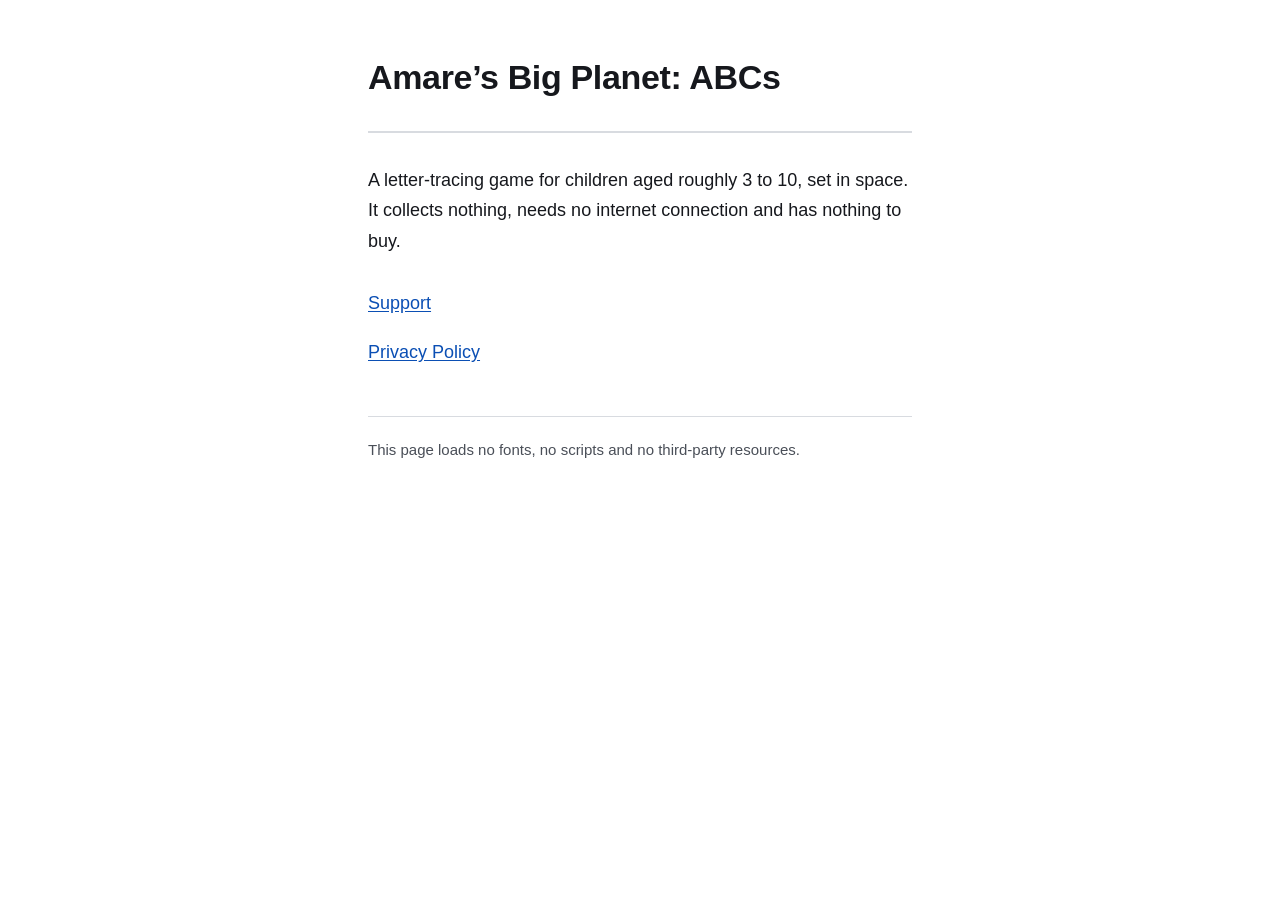
<file: index.html>
<!doctype html>
<html lang="en">
<head>
<meta charset="utf-8">
<meta name="viewport" content="width=device-width, initial-scale=1">
<title>Amare&rsquo;s Big Planet: ABCs</title>
<meta name="description" content="Support and privacy policy for Amare&rsquo;s Big Planet: ABCs, a letter-tracing game for children set in space.">
<meta name="robots" content="index, follow">
<meta name="color-scheme" content="light dark">
<link rel="canonical" href="/">
<link rel="stylesheet" href="style.css">
</head>
<body>
<main class="policy">

  <header>
    <h1>Amare&rsquo;s Big Planet: ABCs</h1>
  </header>

  <p class="lede">A letter-tracing game for children aged roughly 3 to 10, set in
  space. It collects nothing, needs no internet connection and has nothing to
  buy.</p>

  <p><a href="support.html">Support</a></p>
  <p><a href="privacy.html">Privacy Policy</a></p>

  <footer>
    <p>This page loads no fonts, no scripts and no third-party resources.</p>
  </footer>

</main>
</body>
</html>
</file>
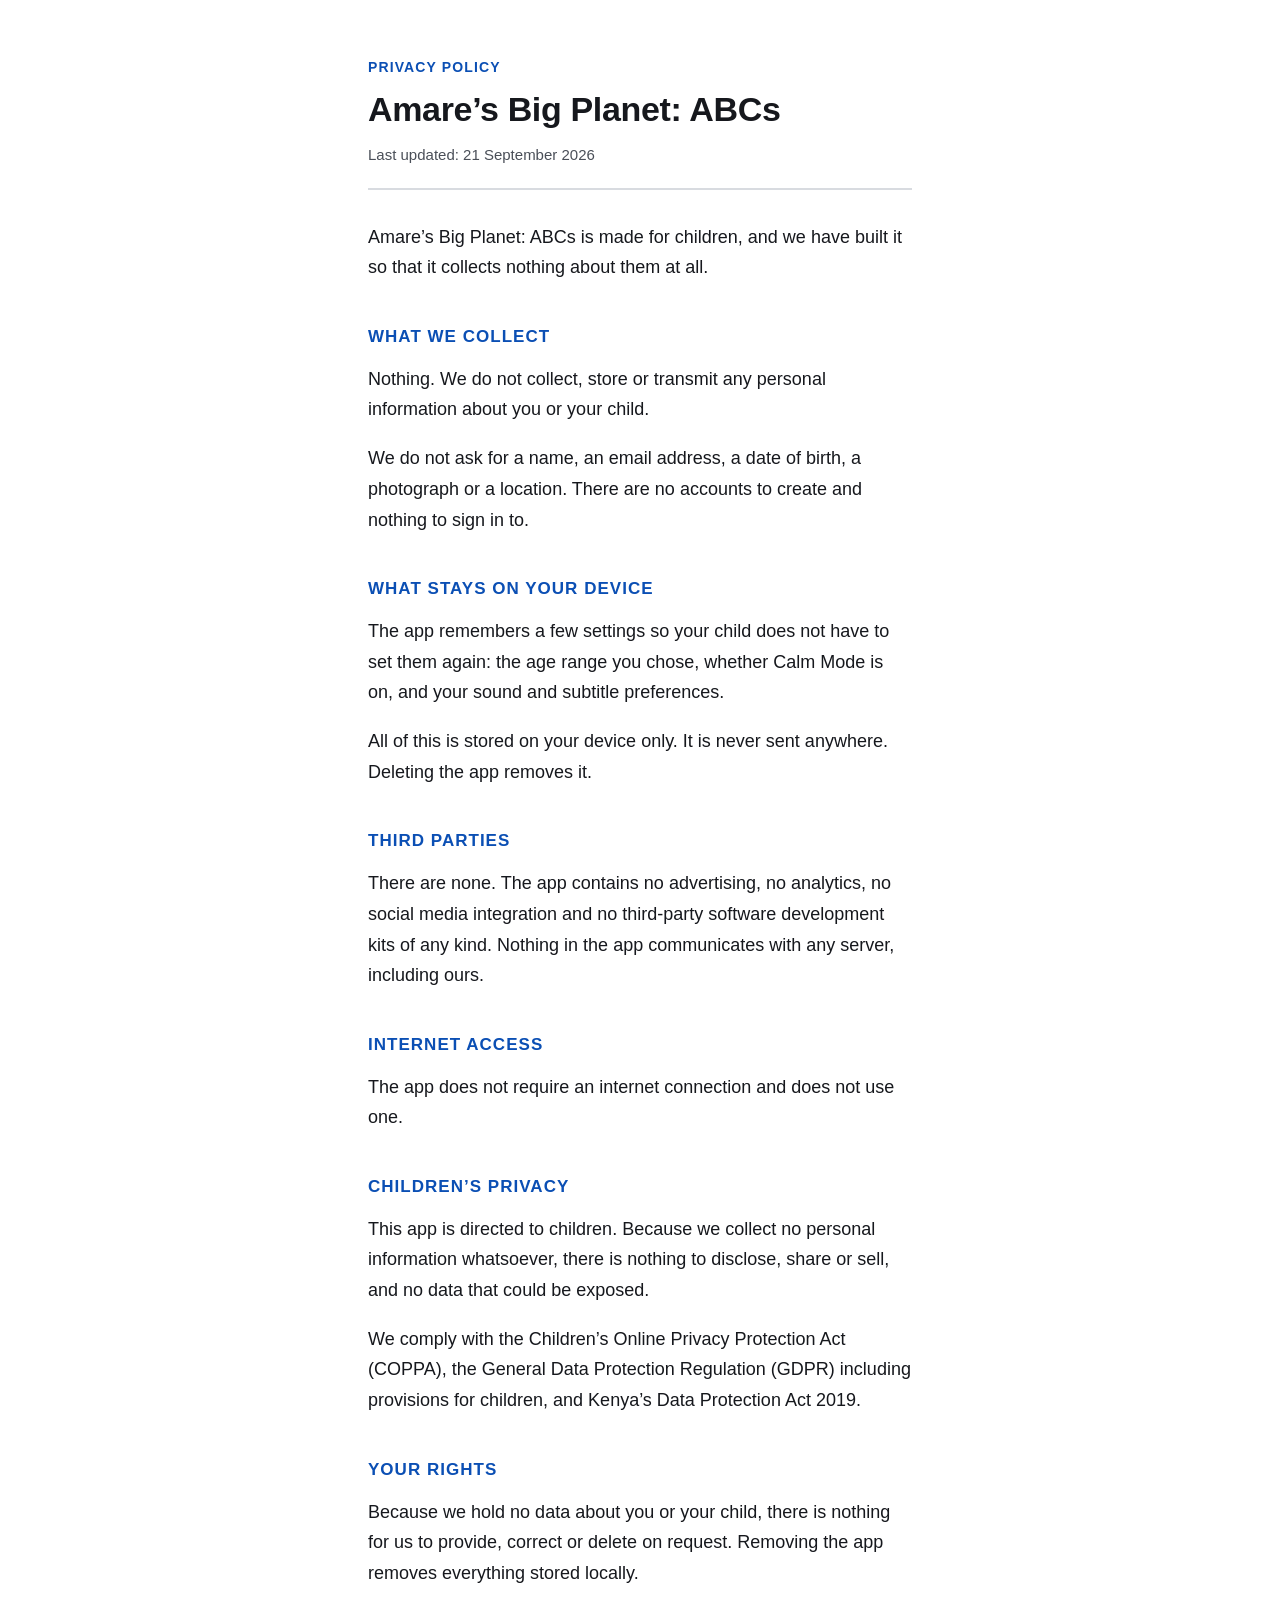
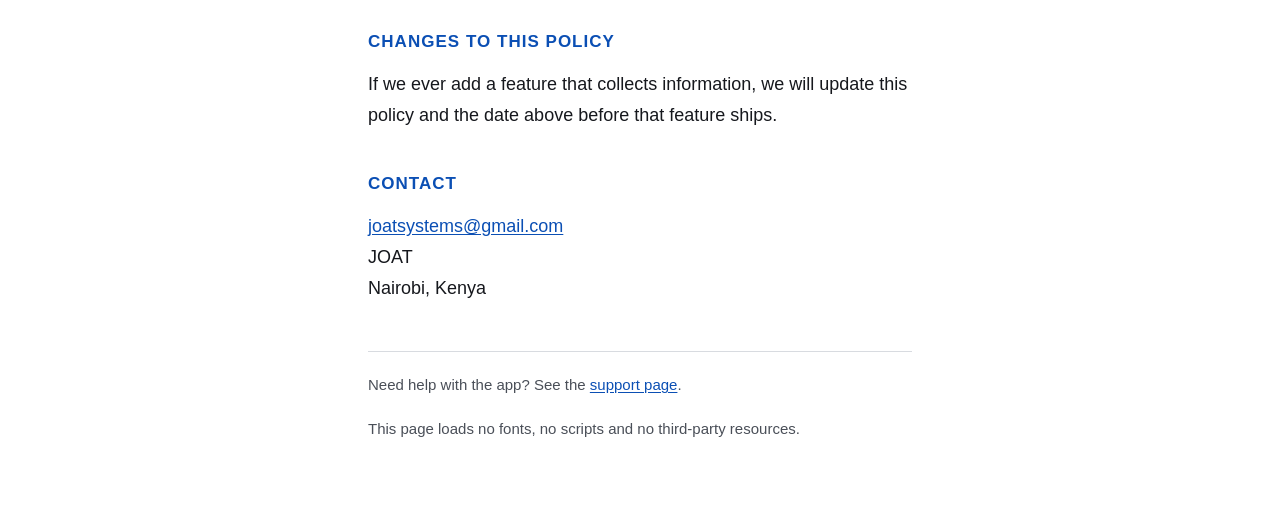
<file: privacy.html>
<!doctype html>
<html lang="en">
<head>
<meta charset="utf-8">
<meta name="viewport" content="width=device-width, initial-scale=1">
<title>Privacy Policy &mdash; Amare&rsquo;s Big Planet: ABCs</title>
<meta name="description" content="Amare&rsquo;s Big Planet: ABCs collects nothing. No accounts, no analytics, no third parties, no internet access.">
<meta name="robots" content="index, follow">
<meta name="color-scheme" content="light dark">
<link rel="stylesheet" href="style.css">
</head>
<body>
<main class="policy">

  <header>
    <p class="eyebrow">Privacy Policy</p>
    <h1>Amare&rsquo;s Big Planet: ABCs</h1>
    <p class="updated">Last updated: 21 September 2026</p>
  </header>

  <p class="lede">Amare&rsquo;s Big Planet: ABCs is made for children, and we have
  built it so that it collects nothing about them at all.</p>

  <h2>What we collect</h2>
  <p>Nothing. We do not collect, store or transmit any personal information
  about you or your child.</p>
  <p>We do not ask for a name, an email address, a date of birth, a photograph
  or a location. There are no accounts to create and nothing to sign in to.</p>

  <h2>What stays on your device</h2>
  <p>The app remembers a few settings so your child does not have to set them
  again: the age range you chose, whether Calm Mode is on, and your sound and
  subtitle preferences.</p>
  <p>All of this is stored on your device only. It is never sent anywhere.
  Deleting the app removes it.</p>

  <h2>Third parties</h2>
  <p>There are none. The app contains no advertising, no analytics, no social
  media integration and no third-party software development kits of any kind.
  Nothing in the app communicates with any server, including ours.</p>

  <h2>Internet access</h2>
  <p>The app does not require an internet connection and does not use one.</p>

  <h2>Children&rsquo;s privacy</h2>
  <p>This app is directed to children. Because we collect no personal
  information whatsoever, there is nothing to disclose, share or sell, and no
  data that could be exposed.</p>
  <p>We comply with the Children&rsquo;s Online Privacy Protection Act (COPPA),
  the General Data Protection Regulation (GDPR) including provisions for
  children, and Kenya&rsquo;s Data Protection Act 2019.</p>

  <h2>Your rights</h2>
  <p>Because we hold no data about you or your child, there is nothing for us
  to provide, correct or delete on request. Removing the app removes everything
  stored locally.</p>

  <h2>Changes to this policy</h2>
  <p>If we ever add a feature that collects information, we will update this
  policy and the date above before that feature ships.</p>

  <h2>Contact</h2>
  <address>
    <a href="mailto:joatsystems@gmail.com">joatsystems@gmail.com</a><br>
    JOAT<br>
    Nairobi, Kenya
  </address>

  <footer>
    <p>Need help with the app? See the <a href="support.html">support page</a>.</p>
    <p>This page loads no fonts, no scripts and no third-party resources.</p>
  </footer>

</main>
</body>
</html>
</file>
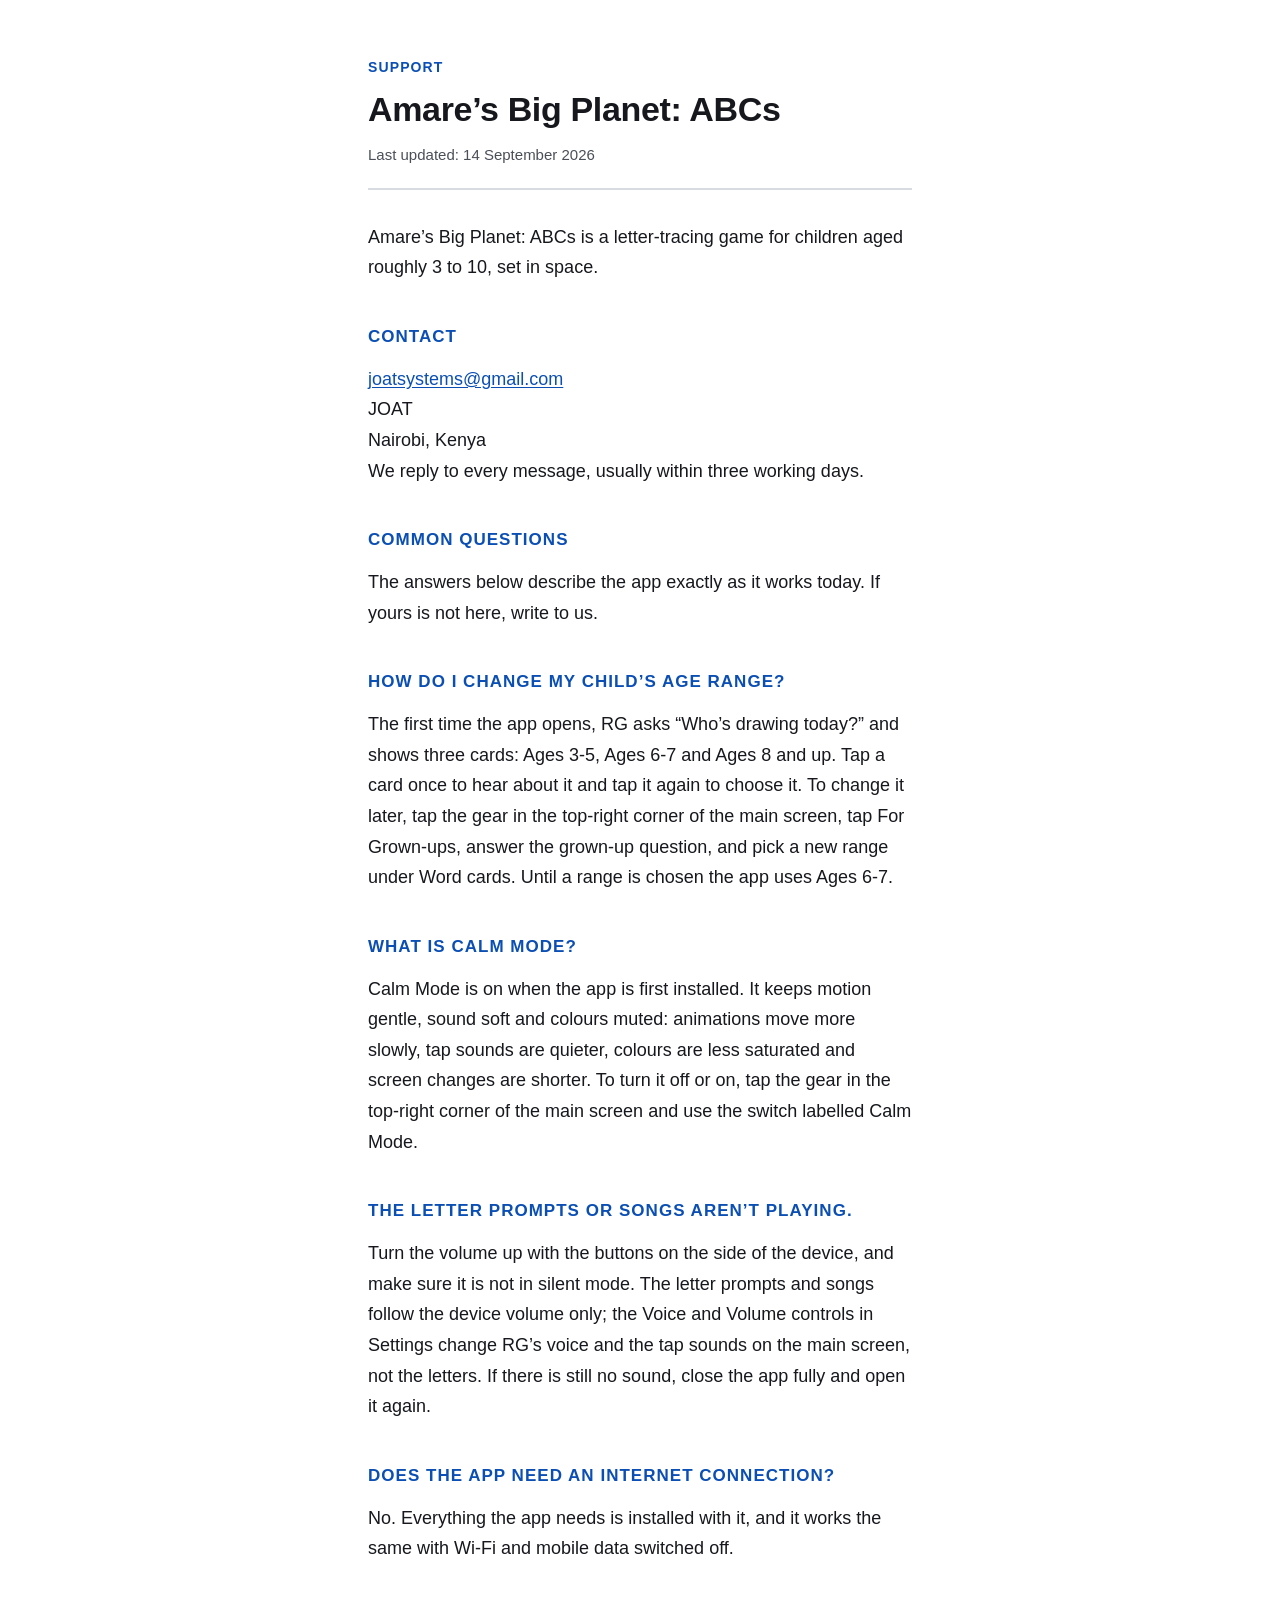
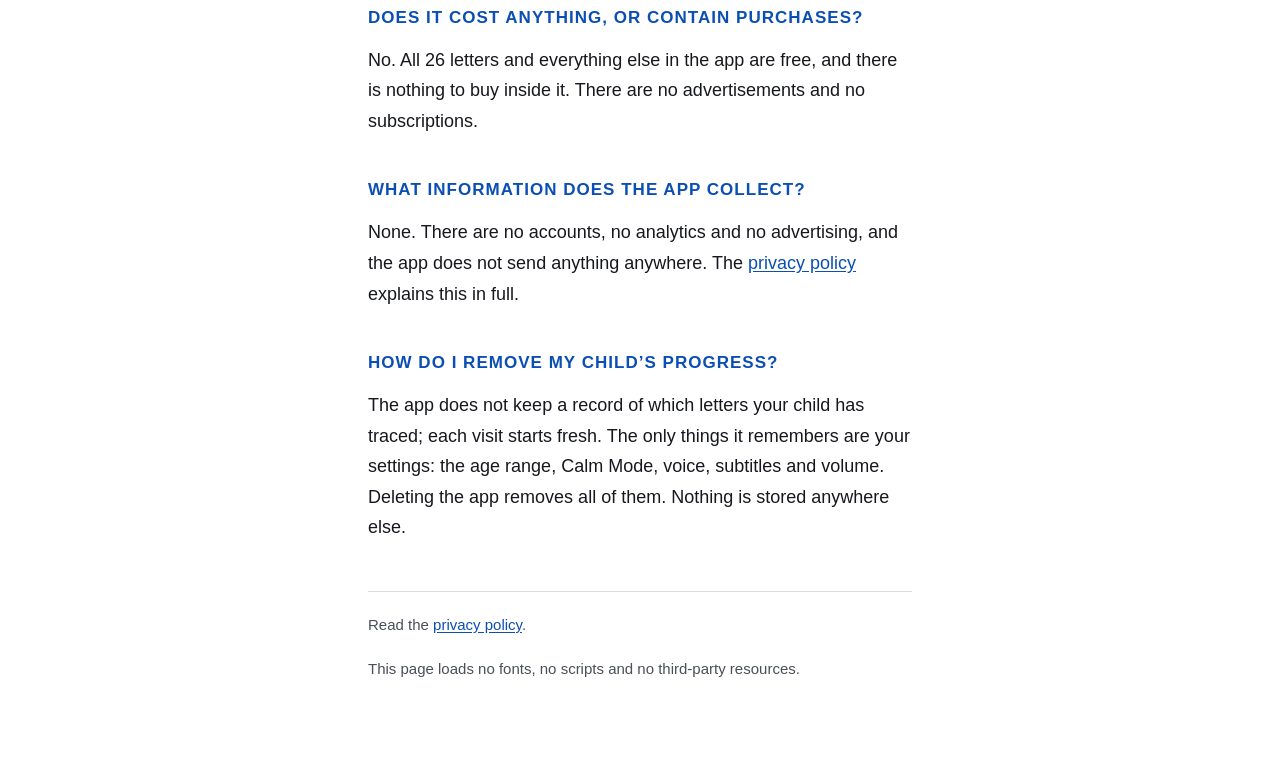
<file: support.html>
<!doctype html>
<html lang="en">
<head>
<meta charset="utf-8">
<meta name="viewport" content="width=device-width, initial-scale=1">
<title>Support &mdash; Amare&rsquo;s Big Planet: ABCs</title>
<meta name="description" content="Help for Amare&rsquo;s Big Planet: ABCs. How to contact us, change the age range, use Calm Mode and fix sound.">
<meta name="robots" content="index, follow">
<meta name="color-scheme" content="light dark">
<link rel="stylesheet" href="style.css">
</head>
<body>
<main class="policy">

  <header>
    <p class="eyebrow">Support</p>
    <h1>Amare&rsquo;s Big Planet: ABCs</h1>
    <p class="updated">Last updated: 14 September 2026</p>
  </header>

  <p class="lede">Amare&rsquo;s Big Planet: ABCs is a letter-tracing game for children
  aged roughly 3 to 10, set in space.</p>

  <h2>Contact</h2>
  <address>
    <a href="mailto:joatsystems@gmail.com">joatsystems@gmail.com</a><br>
    JOAT<br>
    Nairobi, Kenya
  </address>
  <p>We reply to every message, usually within three working days.</p>

  <h2>Common questions</h2>
  <p>The answers below describe the app exactly as it works today. If yours is
  not here, write to us.</p>

  <h2>How do I change my child&rsquo;s age range?</h2>
  <p>The first time the app opens, RG asks &ldquo;Who&rsquo;s drawing today?&rdquo;
  and shows three cards: Ages 3-5, Ages 6-7 and Ages 8 and up. Tap a card once
  to hear about it and tap it again to choose it. To change it later, tap the
  gear in the top-right corner of the main screen, tap For Grown-ups, answer
  the grown-up question, and pick a new range under Word cards. Until a range
  is chosen the app uses Ages 6-7.</p>

  <h2>What is Calm Mode?</h2>
  <p>Calm Mode is on when the app is first installed. It keeps motion gentle,
  sound soft and colours muted: animations move more slowly, tap sounds are
  quieter, colours are less saturated and screen changes are shorter. To turn
  it off or on, tap the gear in the top-right corner of the main screen and use
  the switch labelled Calm Mode.</p>

  <h2>The letter prompts or songs aren&rsquo;t playing.</h2>
  <p>Turn the volume up with the buttons on the side of the device, and make
  sure it is not in silent mode. The letter prompts and songs follow the device
  volume only; the Voice and Volume controls in Settings change RG&rsquo;s voice
  and the tap sounds on the main screen, not the letters. If there is still no
  sound, close the app fully and open it again.</p>

  <h2>Does the app need an internet connection?</h2>
  <p>No. Everything the app needs is installed with it, and it works the same
  with Wi-Fi and mobile data switched off.</p>

  <h2>Does it cost anything, or contain purchases?</h2>
  <p>No. All 26 letters and everything else in the app are free, and there is
  nothing to buy inside it. There are no advertisements and no subscriptions.</p>

  <h2>What information does the app collect?</h2>
  <p>None. There are no accounts, no analytics and no advertising, and the app
  does not send anything anywhere. The <a href="privacy.html">privacy
  policy</a> explains this in full.</p>

  <h2>How do I remove my child&rsquo;s progress?</h2>
  <p>The app does not keep a record of which letters your child has traced;
  each visit starts fresh. The only things it remembers are your settings: the
  age range, Calm Mode, voice, subtitles and volume. Deleting the app removes
  all of them. Nothing is stored anywhere else.</p>

  <footer>
    <p>Read the <a href="privacy.html">privacy policy</a>.</p>
    <p>This page loads no fonts, no scripts and no third-party resources.</p>
  </footer>

</main>
</body>
</html>
</file>
<file: style.css>
/* Amare's Big Planet: ABCs — privacy policy
   No external resources of any kind. System fonts only. */

:root {
  --bg:      #ffffff;
  --text:    #16181d;
  --muted:   #4a4f58;
  --rule:    #d8dbe0;
  --link:    #0b4fb4;
  --accent:  #0b4fb4;
}

@media (prefers-color-scheme: dark) {
  :root {
    --bg:    #10131a;
    --text:  #eceef2;
    --muted: #b3b9c4;
    --rule:  #2c313b;
    --link:  #8fb8ff;
    --accent:#8fb8ff;
  }
}

*, *::before, *::after { box-sizing: border-box; }

html {
  -webkit-text-size-adjust: 100%;
}

body {
  margin: 0;
  background: var(--bg);
  color: var(--text);
  font-family: -apple-system, BlinkMacSystemFont, "Segoe UI", Roboto,
               "Helvetica Neue", Arial, sans-serif;
  font-size: 17px;
  line-height: 1.7;
}

.policy {
  max-width: 38rem;
  margin: 0 auto;
  padding: 2rem 1.25rem 4rem;
}

header {
  border-bottom: 2px solid var(--rule);
  padding-bottom: 1.25rem;
  margin-bottom: 2rem;
}

.eyebrow {
  margin: 0 0 0.5rem;
  font-size: 0.875rem;
  font-weight: 700;
  letter-spacing: 0.08em;
  text-transform: uppercase;
  color: var(--accent);
}

h1 {
  margin: 0 0 0.75rem;
  font-size: 1.75rem;
  line-height: 1.25;
  font-weight: 700;
  letter-spacing: -0.01em;
}

.updated {
  margin: 0;
  font-size: 0.9375rem;
  color: var(--muted);
}

.lede {
  font-size: 1.125rem;
  margin: 0 0 2rem;
}

h2 {
  margin: 2.5rem 0 0.75rem;
  font-size: 1.0625rem;
  font-weight: 700;
  letter-spacing: 0.06em;
  text-transform: uppercase;
  color: var(--accent);
}

p { margin: 0 0 1.15rem; }

p:last-child { margin-bottom: 0; }

a {
  color: var(--link);
  text-underline-offset: 2px;
}

a:focus-visible {
  outline: 3px solid var(--accent);
  outline-offset: 2px;
  border-radius: 2px;
}

address {
  font-style: normal;
  margin: 0;
}

footer {
  margin-top: 3rem;
  padding-top: 1.25rem;
  border-top: 1px solid var(--rule);
  font-size: 0.9375rem;
  color: var(--muted);
}

@media (min-width: 40em) {
  body { font-size: 18px; }
  .policy { padding: 3.5rem 2rem 5rem; }
  h1 { font-size: 2.125rem; }
}

@media print {
  body { background: #fff; color: #000; font-size: 12pt; }
  a { color: #000; }
}
</file>
